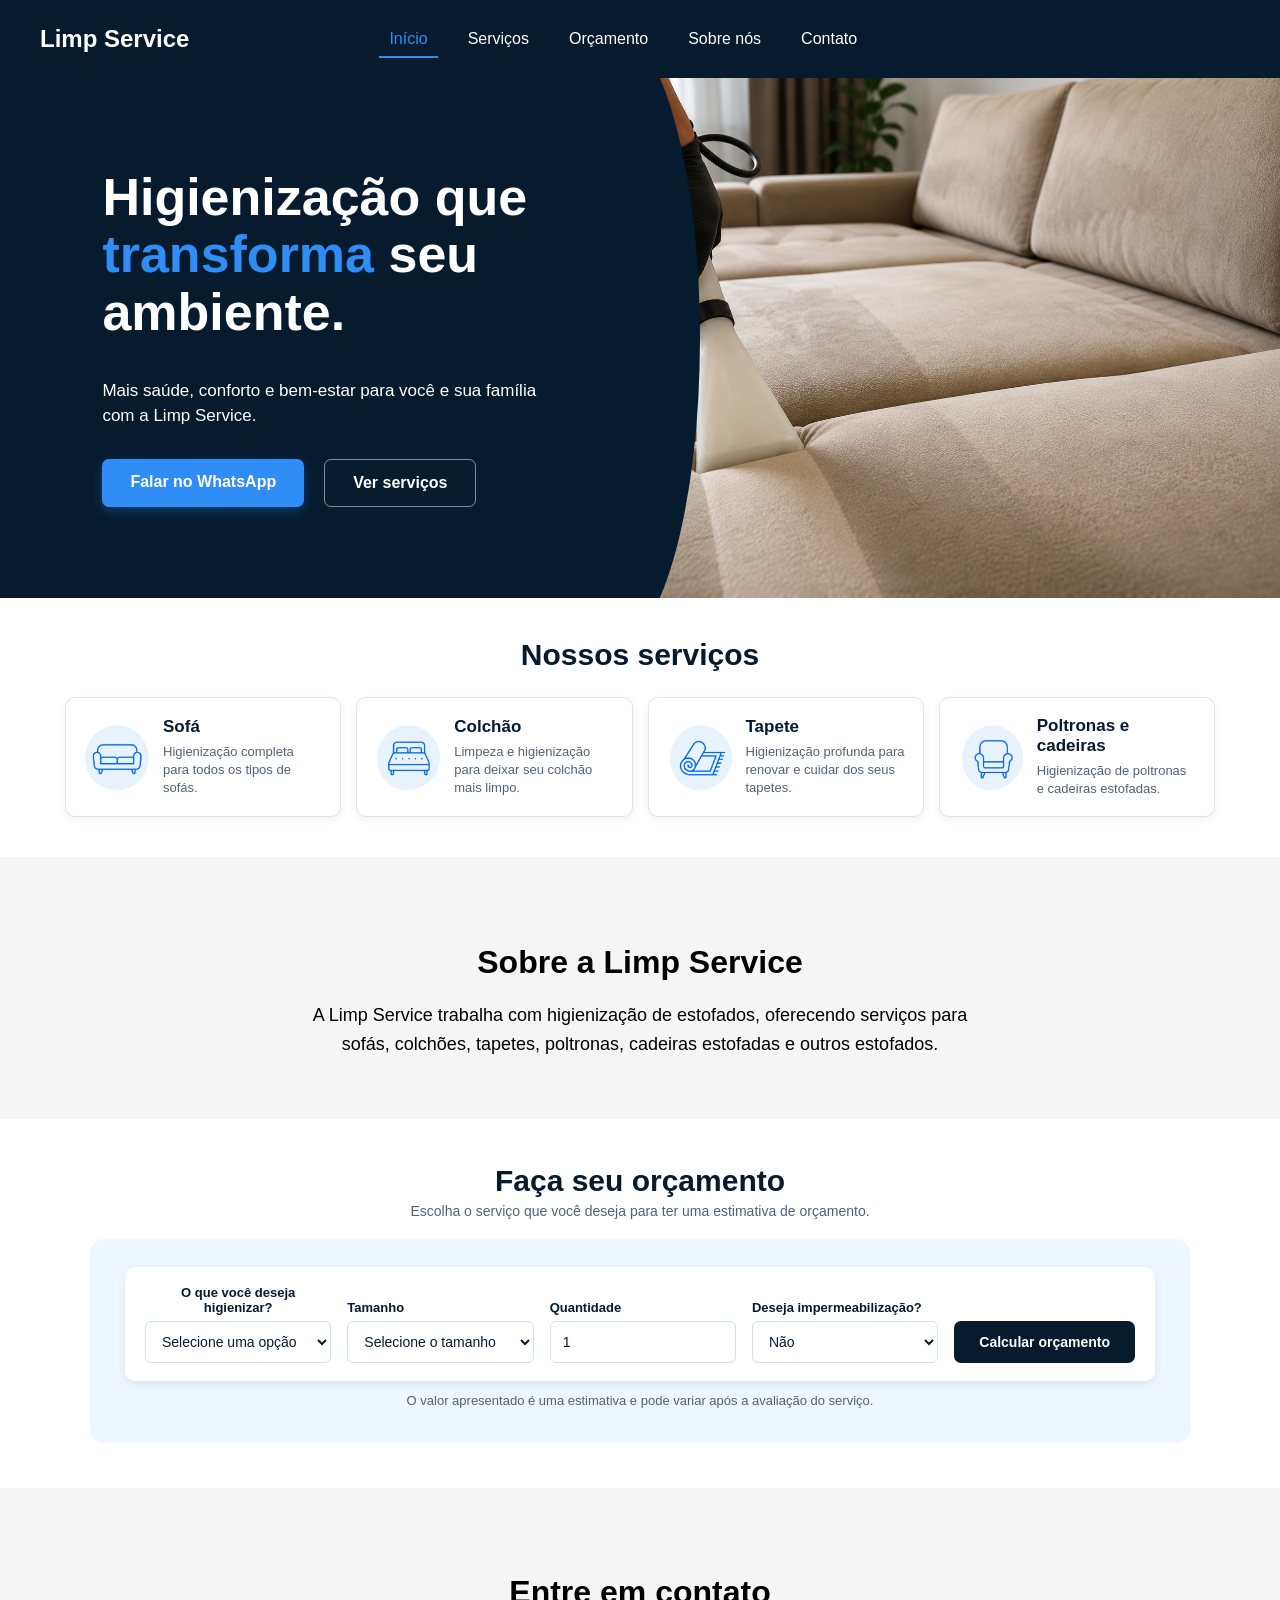
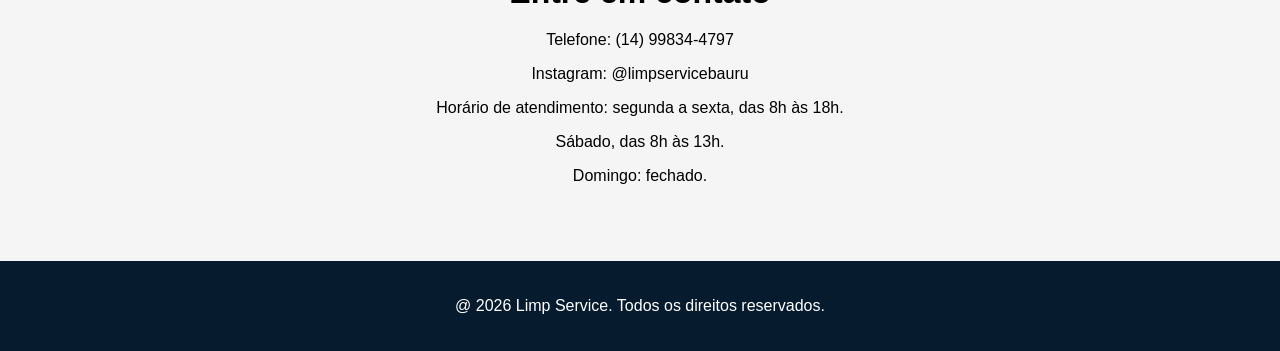
<file: index.html>
<!DOCTYPE html>
<html lang="pt-BR">
<head>
    <meta charset="UTF-8">
    <meta name="viewport" content="width=device-width, initial-scale=1.0">
    <title>Limp Service</title>
    <link rel="stylesheet" href="style.css">
</head>
<body>

<nav>
    <div class="logo">Limp Service</div>

    <div class="nav-links">
        <a href="#inicio" class="ativo">Início</a>
        <a href="#servicos">Serviços</a>
        <a href="#orcamento">Orçamento</a>
        <a href="#sobre">Sobre nós</a>
        <a href="#contato">Contato</a>
    </div>
</nav>

<section id="inicio">

    <div class="inicio-texto">

        <h1>
            Higienização que
            <span>transforma</span>
            seu ambiente.
        </h1>

        <p>
            Mais saúde, conforto e bem-estar para você e sua família com a Limp Service.
        </p>

        <div class="botoes-inicio">

            <a href="#contato" class="botao-whatsapp">
                Falar no WhatsApp
            </a>

            <a href="#servicos" class="botao-servicos">
                Ver serviços
            </a>

        </div>

    </div>

    <div class="inicio-imagem"></div>

</section>

<section id="servicos">

    <h2>Nossos serviços</h2>

    <div class="cards-servicos">

        <div class="card-servico">

            <div class="icone-servico">
                <img src="icone-sofa.png" alt="Ícone de sofá">
            </div>

            <div class="conteudo-servico">
                <h3>Sofá</h3>
                <p>
                    Higienização completa para todos os tipos de sofás.
                </p>
            </div>

        </div>

        <div class="card-servico">

            <div class="icone-servico">
                <img src="icone-colchao.png" alt="Ícone de colchão">
            </div>

            <div class="conteudo-servico">
                <h3>Colchão</h3>
                <p>
                    Limpeza e higienização para deixar seu colchão mais limpo.
                </p>
            </div>

        </div>

        <div class="card-servico">

            <div class="icone-servico">
                <img src="icone-tapete.png" alt="Ícone de tapete">
            </div>

            <div class="conteudo-servico">
                <h3>Tapete</h3>
                <p>
                    Higienização profunda para renovar e cuidar dos seus tapetes.
                </p>
            </div>

        </div>

        <div class="card-servico">

            <div class="icone-servico">
                <img src="icone-poltrona.png" alt="Ícone de poltrona e cadeira">
            </div>

            <div class="conteudo-servico">
                <h3>Poltronas e cadeiras</h3>
                <p>
                    Higienização de poltronas e cadeiras estofadas.
                </p>
            </div>

        </div>

    </div>

</section>

<section id="sobre">

    <h2>Sobre a Limp Service</h2>

    <p>
        A Limp Service trabalha com higienização de estofados,
        oferecendo serviços para sofás, colchões, tapetes,
        poltronas, cadeiras estofadas e outros estofados.
    </p>

</section>

<section id="orcamento">

    <h2>Faça seu orçamento</h2>

    <p>
        Escolha o serviço que você deseja para ter uma estimativa de orçamento.
    </p>

    <div class="caixa-orcamento">

        <div class="orcamento-form">

            <div class="campo-orcamento">

                <label for="servico">
                    O que você deseja higienizar?
                </label>

                <select id="servico">

                    <option value="">
                        Selecione uma opção
                    </option>

                    <option value="sofa">
                        Sofá
                    </option>

                    <option value="colchao">
                        Colchão
                    </option>

                    <option value="tapete">
                        Tapete
                    </option>

                    <option value="cadeira">
                        Cadeiras
                    </option>

                    <option value="outros">
                        Outros
                    </option>

                </select>

            </div>

            <div class="campo-orcamento">

                <label for="tamanho">
                    Tamanho
                </label>

                <select id="tamanho">

                    <option value="">
                        Selecione o tamanho
                    </option>

                    <option value="pequeno">
                        Pequeno
                    </option>

                    <option value="medio">
                        Médio
                    </option>

                    <option value="grande">
                        Grande
                    </option>

                </select>

            </div>

            <div class="campo-orcamento">

                <label for="quantidade">
                    Quantidade
                </label>

                <input
                    type="number"
                    id="quantidade"
                    min="1"
                    value="1"
                >

            </div>

            <div class="campo-orcamento">

                <label for="impermeabilizacao">
                    Deseja impermeabilização?
                </label>

                <select id="impermeabilizacao">

                    <option value="nao">
                        Não
                    </option>

                    <option value="sim">
                        Sim
                    </option>

                </select>

            </div>

            <button id="calcular">
                Calcular orçamento
            </button>

        </div>

        <div id="resultado">

            <div class="resultado-icone">
                R$
            </div>

            <div class="resultado-texto">

                <span>
                    Orçamento estimado
                </span>

                <strong>
                    R$ 0,00
                </strong>

            </div>

            <p>
                *Valor estimado. O preço final pode variar após avaliação.
            </p>

            <a href="#" class="botao-whatsapp-orcamento">
                Falar no WhatsApp
            </a>

        </div>

        <p class="aviso-orcamento">
            O valor apresentado é uma estimativa e pode variar após a avaliação do serviço.
        </p>

    </div>

</section>

<section id="contato">

    <h2>Entre em contato</h2>

    <p>
        Telefone: (14) 99834-4797
    </p>

    <p>
        Instagram: @limpservicebauru
    </p>

    <p>
        Horário de atendimento: segunda a sexta, das 8h às 18h.
    </p>

    <p>
        Sábado, das 8h às 13h.
    </p>

    <p>
        Domingo: fechado.
    </p>

</section>

<footer>

    <p>
        @ 2026 Limp Service. Todos os direitos reservados.
    </p>

</footer>

</body>
</html>
</file>
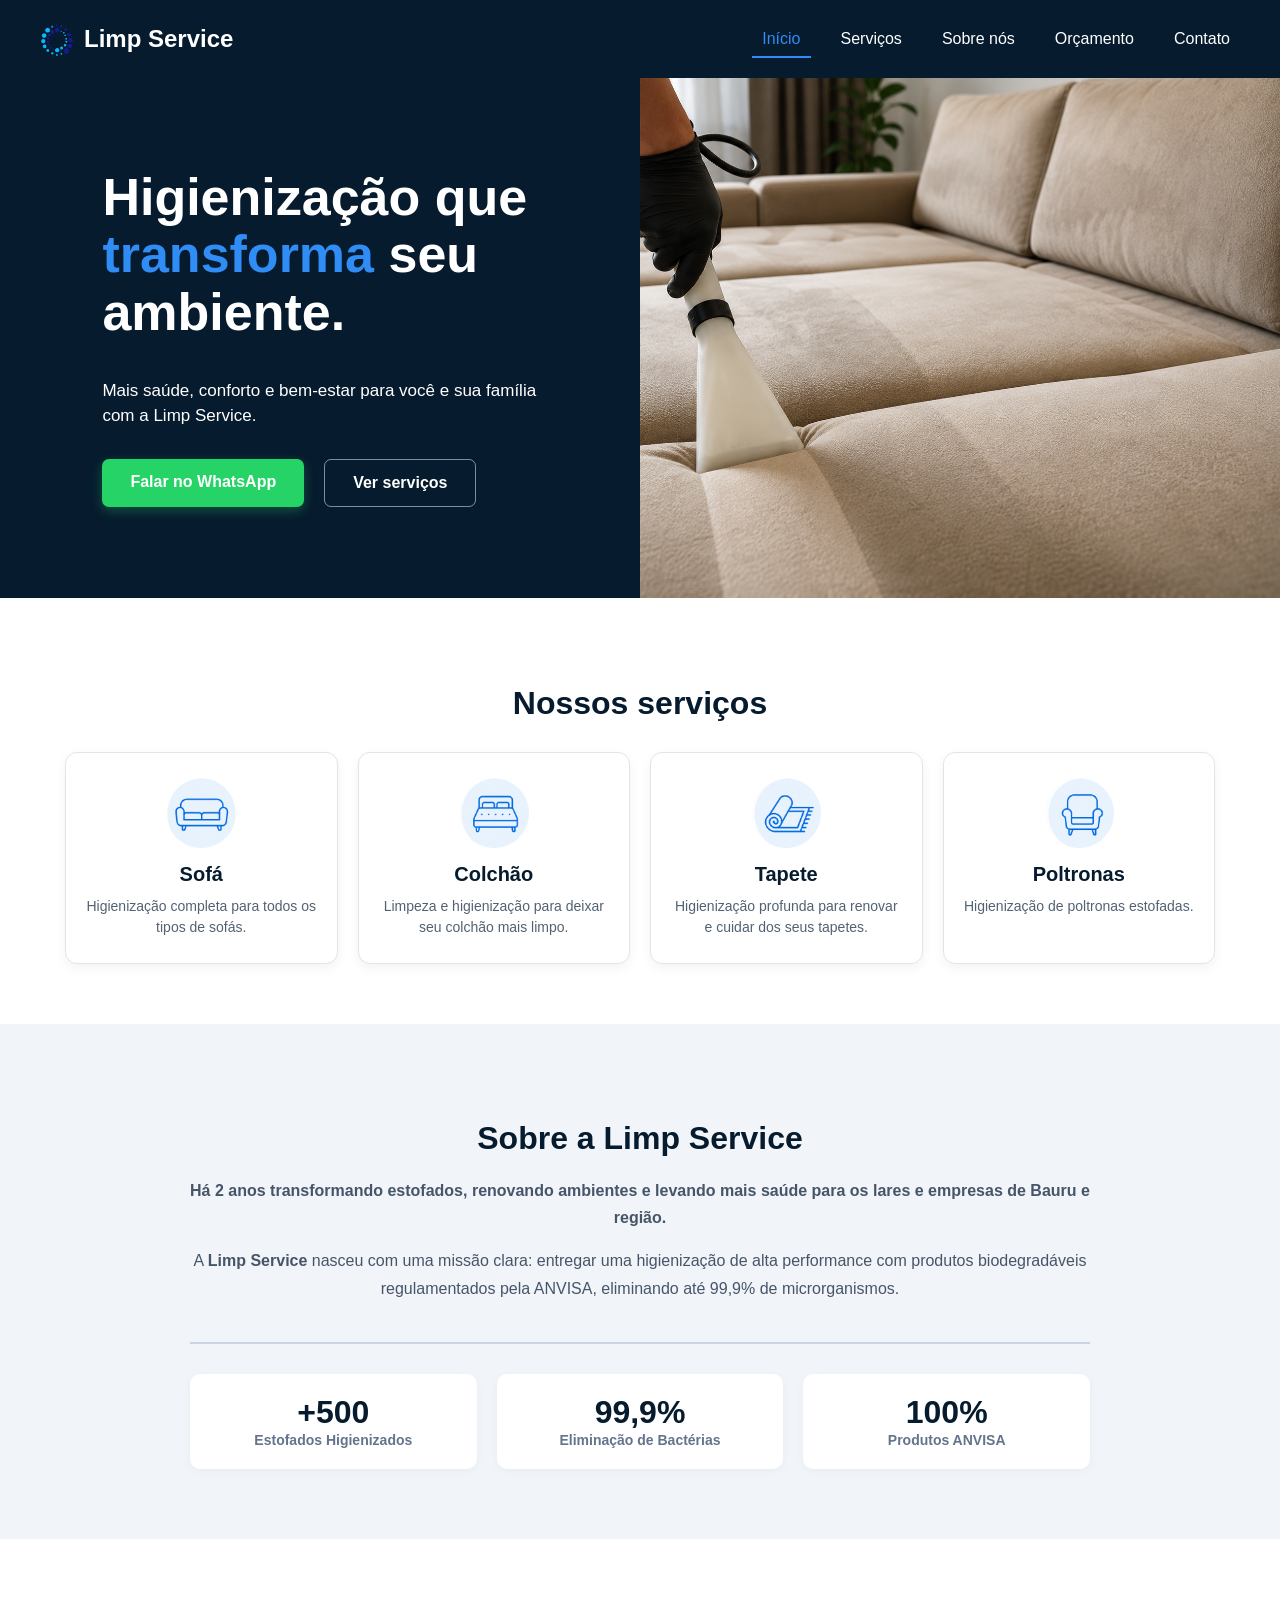
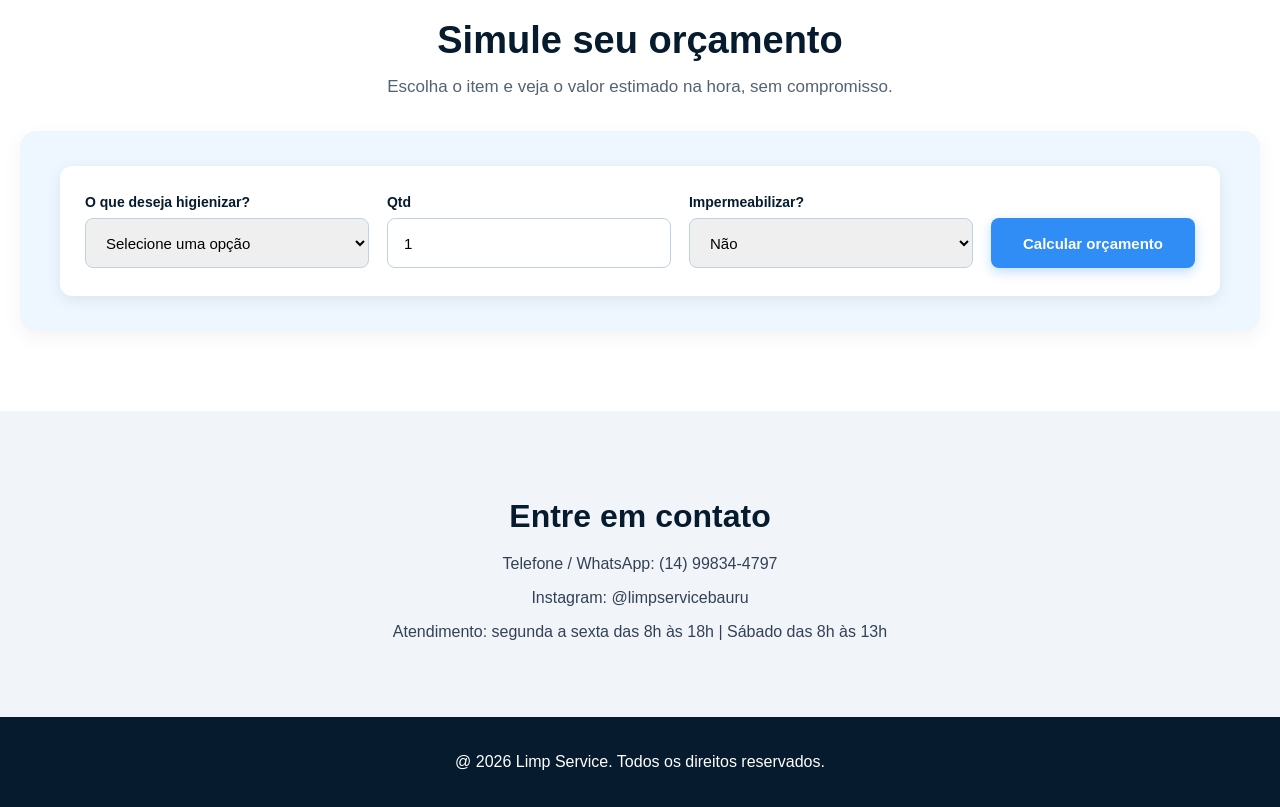
<file: Frontend/index.html>
<!DOCTYPE html>
<html lang="pt-BR">

<head>
    <meta charset="UTF-8">
    <meta name="viewport" content="width=device-width, initial-scale=1.0">
    <title>Limp Service - Higienização de Estofados em Bauru</title>
    <link rel="stylesheet" href="style.css?v=3.0">
</head>

<body>

    <nav>
        <div class="logo">
            <img src="logo.png" alt="Limp Service">
            <span>Limp Service</span>
        </div>

        <div class="nav-links">
            <a href="#inicio" class="ativo">Início</a>
            <a href="#servicos">Serviços</a>
            <a href="#sobre">Sobre nós</a>
            <a href="#orcamento">Orçamento</a>
            <a href="#contato">Contato</a>
        </div>
    </nav>

    <section id="inicio">
        <div class="inicio-texto">
            <h1>
                Higienização que
                <span>transforma</span>
                seu ambiente.
            </h1>
            <p>
                Mais saúde, conforto e bem-estar para você e sua família com a Limp Service.
            </p>
            <div class="botoes-inicio">
                <a href="#contato" class="botao-whatsapp">Falar no WhatsApp</a>
                <a href="#servicos" class="botao-servicos">Ver serviços</a>
            </div>
        </div>
        <div class="inicio-imagem"></div>
    </section>

    <section id="servicos">
        <h2>Nossos serviços</h2>
        <div class="cards-servicos">
            <div class="card-servico">
                <div class="icone-servico"><img src="icone-sofa.png" alt="Ícone de sofá"></div>
                <div class="conteudo-servico">
                    <h3>Sofá</h3>
                    <p>Higienização completa para todos os tipos de sofás.</p>
                </div>
            </div>
            <div class="card-servico">
                <div class="icone-servico"><img src="icone-colchao.png" alt="Ícone de colchão"></div>
                <div class="conteudo-servico">
                    <h3>Colchão</h3>
                    <p>Limpeza e higienização para deixar seu colchão mais limpo.</p>
                </div>
            </div>
            <div class="card-servico">
                <div class="icone-servico"><img src="icone-tapete.png" alt="Ícone de tapete"></div>
                <div class="conteudo-servico">
                    <h3>Tapete</h3>
                    <p>Higienização profunda para renovar e cuidar dos seus tapetes.</p>
                </div>
            </div>
            <div class="card-servico">
                <div class="icone-servico"><img src="icone-poltrona.png" alt="Ícone de poltrona"></div>
                <div class="conteudo-servico">
                    <h3>Poltronas</h3>
                    <p>Higienização de poltronas estofadas.</p>
                </div>
            </div>
        </div>
    </section>

    <section id="sobre">
        <div class="sobre-conteudo">
            <h2>Sobre a Limp Service</h2>
            <p class="sobre-destaque">
                Há 2 anos transformando estofados, renovando ambientes e levando mais saúde para os lares e empresas de
                Bauru e região.
            </p>
            <p>
                A <strong>Limp Service</strong> nasceu com uma missão clara: entregar uma higienização de alta
                performance com produtos biodegradáveis regulamentados pela ANVISA, eliminando até 99,9% de
                microrganismos.
            </p>

            <div class="diferenciais-sobre">
                <div class="diferencial-item">
                    <span class="diferencial-numero">+500</span>
                    <span class="diferencial-texto">Estofados Higienizados</span>
                </div>
                <div class="diferencial-item">
                    <span class="diferencial-numero">99,9%</span>
                    <span class="diferencial-texto">Eliminação de Bactérias</span>
                </div>
                <div class="diferencial-item">
                    <span class="diferencial-numero">100%</span>
                    <span class="diferencial-texto">Produtos ANVISA</span>
                </div>
            </div>
        </div>
    </section>

    <!-- ETAPA 1: SIMULAR ORÇAMENTO (CÁLCULO) -->
    <section id="orcamento">
        <h2>Simule seu orçamento</h2>
        <p class="subtitulo-orcamento">Escolha o item e veja o valor estimado na hora, sem compromisso.</p>

        <div class="caixa-orcamento">
            <div class="orcamento-form">
                <div class="campo-orcamento">
                    <label for="servico">O que deseja higienizar?</label>
                    <select id="servico">
                        <option value="">Selecione uma opção</option>
                        <option value="Sofá">Sofá</option>
                        <option value="Poltrona">Poltrona</option>
                        <option value="Colchão">Colchão</option>
                        <option value="Tapete">Tapete</option>
                        <option value="Cadeiras">Cadeiras</option>
                    </select>
                </div>

                <div class="campo-orcamento" id="campo-tamanho-sofa" style="display: none;">
                    <label for="tamanho-sofa">Tamanho do sofá</label>
                    <select id="tamanho-sofa">
                        <option value="">Selecione o tamanho</option>
                        <option value="1.80-2.00">1,80 m - 2,00 m</option>
                        <option value="2.20-2.50">2,20 m - 2,50 m</option>
                        <option value="3.00-3.30">3,00 m - 3,30 m</option>
                    </select>
                </div>

                <div class="campo-orcamento" id="campo-tamanho-colchao" style="display: none;">
                    <label for="tamanho-colchao">Tamanho do colchão</label>
                    <select id="tamanho-colchao">
                        <option value="">Selecione o tamanho</option>
                        <option value="solteiro">Solteiro</option>
                        <option value="casal">Casal padrão</option>
                        <option value="queen">Queen</option>
                        <option value="king">King</option>
                    </select>
                </div>

                <div class="campo-orcamento" id="campo-tipo-cadeira" style="display: none;">
                    <label for="tipo-cadeira">Tipo da cadeira</label>
                    <select id="tipo-cadeira">
                        <option value="">Selecione a opção</option>
                        <option value="assento">Assento</option>
                        <option value="assento-encosto">Assento + Encosto</option>
                    </select>
                </div>

                <div class="campo-orcamento">
                    <label for="quantidade">Qtd</label>
                    <input type="number" id="quantidade" min="1" value="1">
                </div>

                <div class="campo-orcamento">
                    <label for="impermeabilizacao">Impermeabilizar?</label>
                    <select id="impermeabilizacao">
                        <option value="nao">Não</option>
                        <option value="sim">Sim</option>
                    </select>
                </div>

                <button id="calcular">Calcular orçamento</button>
            </div>

            <!-- EXIBIÇÃO DO VALOR E FORMULÁRIO DE PERSISTÊNCIA -->
            <div id="resultado" style="display: none; flex-direction: column; gap: 20px;">
                <div class="resultado-info">
                    <span>Orçamento estimado</span>
                    <strong id="valor-orcamento">R$ 0,00</strong>
                    <p>*Valor estimado para visualização.</p>
                </div>

                <!-- ETAPA 2: CAPTURA DE DADOS DO CLIENTE E PERSISTÊNCIA POSTGRESQL -->
                <div class="solicitacao-box" style="border-top: 1px solid #c0d1e5; padding-top: 20px; width: 100%;">
                    <h3>Gostou do valor? Solicite o agendamento!</h3>
                    <p style="font-size: 14px; color: #536273; margin-bottom: 15px;">Informe seus dados para registrar o
                        pedido e ser direcionado ao WhatsApp da empresa.</p>

                    <div style="display: flex; gap: 15px; flex-wrap: wrap; margin-bottom: 15px;">
                        <div class="campo-orcamento" style="flex: 1; min-width: 200px;">
                            <label for="cliente-nome">Seu Nome *</label>
                            <input type="text" id="cliente-nome" placeholder="Digite seu nome">
                        </div>
                        <div class="campo-orcamento" style="flex: 1; min-width: 200px;">
                            <label for="cliente-telefone">Telefone / WhatsApp *</label>
                            <input type="tel" id="cliente-telefone" placeholder="(14) 99999-9999">
                        </div>
                        <div class="campo-orcamento" style="flex: 1; min-width: 150px;">
                            <label for="cliente-cidade">Cidade</label>
                            <input type="text" id="cliente-cidade" value="Bauru">
                        </div>
                    </div>

                    <button id="btn-solicitar" class="botao-whatsapp-orcamento"
                        style="border: none; cursor: pointer; width: 100%;">
                        Confirmar e Agendar no WhatsApp
                    </button>
                </div>
            </div>
        </div>
    </section>

    <section id="contato">
        <h2>Entre em contato</h2>
        <p>Telefone / WhatsApp: (14) 99834-4797</p>
        <p>Instagram: @limpservicebauru</p>
        <p>Atendimento: segunda a sexta das 8h às 18h | Sábado das 8h às 13h</p>
    </section>

    <footer>
        <p>@ 2026 Limp Service. Todos os direitos reservados.</p>
    </footer>

    <script>
        document.addEventListener("DOMContentLoaded", function () {
            const servico = document.getElementById("servico");
            const campoTamanhoSofa = document.getElementById("campo-tamanho-sofa");
            const campoTamanhoColchao = document.getElementById("campo-tamanho-colchao");
            const campoTipoCadeira = document.getElementById("campo-tipo-cadeira");

            servico.addEventListener("change", function () {
                campoTamanhoSofa.style.display = "none";
                campoTamanhoColchao.style.display = "none";
                campoTipoCadeira.style.display = "none";

                if (this.value === "Sofá") campoTamanhoSofa.style.display = "flex";
                else if (this.value === "Colchão") campoTamanhoColchao.style.display = "flex";
                else if (this.value === "Cadeiras") campoTipoCadeira.style.display = "flex";
            });

            const API_BASE = "http://localhost:8080/api/v1";
            let listaServicos = [];
            let servicoIdAtual = 1;
            let valorFormatadoAtual = "R$ 0,00";
            let servicoNomeAtual = "";
            let quantidadeAtual = 1;

            async function carregarServicosDoBanco() {
                try {
                    const res = await fetch(`${API_BASE}/services`);
                    if (res.ok) listaServicos = await res.json();
                } catch (e) {
                    console.warn("API de catálogo offline.");
                }
            }
            carregarServicosDoBanco();

            function obterModelo(servicoNome) {
                if (servicoNome === "Sofá") return document.getElementById("tamanho-sofa").value;
                if (servicoNome === "Colchão") return document.getElementById("tamanho-colchao").value;
                if (servicoNome === "Cadeiras") return document.getElementById("tipo-cadeira").value;
                if (servicoNome === "Poltrona") return "padrao";
                if (servicoNome === "Tapete") return "metro-linear";
                return "";
            }

            const botaoCalcular = document.getElementById("calcular");
            const btnSolicitar = document.getElementById("btn-solicitar");
            const resultadoValor = document.getElementById("valor-orcamento");
            const resultadoCaixa = document.getElementById("resultado");

            // 1. APENAS CALCULA E EXIBE O PREÇO NA TELA (Sem gravar no banco)
            botaoCalcular.addEventListener("click", async function (event) {
                event.preventDefault();

                servicoNomeAtual = servico.value;
                if (!servicoNomeAtual) {
                    alert("Selecione o serviço antes de calcular.");
                    return;
                }

                const modeloSelecionado = obterModelo(servicoNomeAtual);
                if (!modeloSelecionado) {
                    alert("Por favor, selecione o tamanho/modelo do item para calcular.");
                    return;
                }

                quantidadeAtual = parseInt(document.getElementById("quantidade").value) || 1;
                const impermeabilizacao = document.getElementById("impermeabilizacao").value === "sim";

                botaoCalcular.disabled = true;
                botaoCalcular.textContent = "Calculando...";

                const itemEncontrado = listaServicos.find(s => s.nome.toLowerCase() === servicoNomeAtual.toLowerCase());
                if (itemEncontrado) servicoIdAtual = itemEncontrado.id;

                let precoUnitario = null;

                try {
                    const reqBody = {
                        servicoId: servicoIdAtual,
                        modelo: modeloSelecionado,
                        incluirImpermeabilizacao: impermeabilizacao
                    };
                    if (servicoNomeAtual === "Tapete") reqBody.metrosLineares = 2.0;

                    const resCalc = await fetch(`${API_BASE}/quotes/calcular`, {
                        method: "POST",
                        headers: { "Content-Type": "application/json" },
                        body: JSON.stringify(reqBody)
                    });

                    if (resCalc.ok) {
                        precoUnitario = await resCalc.json();
                    } else {
                        console.warn("API de cálculo retornou status:", resCalc.status);
                    }
                } catch (e) {
                    console.warn("Calculadora offline.");
                }

                if (precoUnitario === null) precoUnitario = 150.0;

                const precoTotal = precoUnitario * quantidadeAtual;
                valorFormatadoAtual = "R$ " + precoTotal.toFixed(2).replace(".", ",");

                resultadoValor.textContent = valorFormatadoAtual;
                resultadoCaixa.style.display = "flex";

                botaoCalcular.disabled = false;
                botaoCalcular.textContent = "Calcular orçamento";
            });

            // 2. GRAVA DADOS DO CLIENTE NO BANCO POSTGRESQL E REDIRECIONA PARA O WHATSAPP
            btnSolicitar.addEventListener("click", async function (event) {
                event.preventDefault();

                const nomeCliente = document.getElementById("cliente-nome").value.trim();
                const telefoneCliente = document.getElementById("cliente-telefone").value.trim();
                const cidadeCliente = document.getElementById("cliente-cidade").value.trim() || "Bauru";

                if (!nomeCliente || !telefoneCliente) {
                    alert("Por favor, preencha seu nome e telefone antes de prosseguir.");
                    return;
                }

                btnSolicitar.disabled = true;
                btnSolicitar.textContent = "Registrando e direcionando...";

                // Chamada de Persistência (POST /api/v1/quotes)
                try {
                    const resQuote = await fetch(`${API_BASE}/quotes`, {
                        method: "POST",
                        headers: { "Content-Type": "application/json" },
                        body: JSON.stringify({
                            servicoId: servicoIdAtual,
                            nome: nomeCliente,
                            telefone: telefoneCliente,
                            cidade: cidadeCliente,
                            consentimentoLgpd: true
                        })
                    });

                    if (resQuote.ok) {
                        const salvo = await resQuote.json();
                        console.log("✅ Gravado com sucesso no PostgreSQL! ID:", salvo.id);
                    } else {
                        console.error("❌ Falha na gravação HTTP Status:", resQuote.status);
                    }
                } catch (erro) {
                    console.error("❌ Erro ao conectar no backend:", erro);
                }

                // Redirecionamento para o WhatsApp da Empresa
                const textoWhats = `Olá! Meu nome é ${nomeCliente}. Fiz uma solicitação no site para ${quantidadeAtual}x ${servicoNomeAtual} (Estimativa: ${valorFormatadoAtual}). Gostaria de agendar!`;
                const urlWhats = `https://wa.me/5514998344797?text=${encodeURIComponent(textoWhats)}`;

                window.open(urlWhats, "_blank");

                btnSolicitar.disabled = false;
                btnSolicitar.textContent = "Confirmar e Agendar no WhatsApp";
            });
        });
    </script>
</body>

</html>
</file>
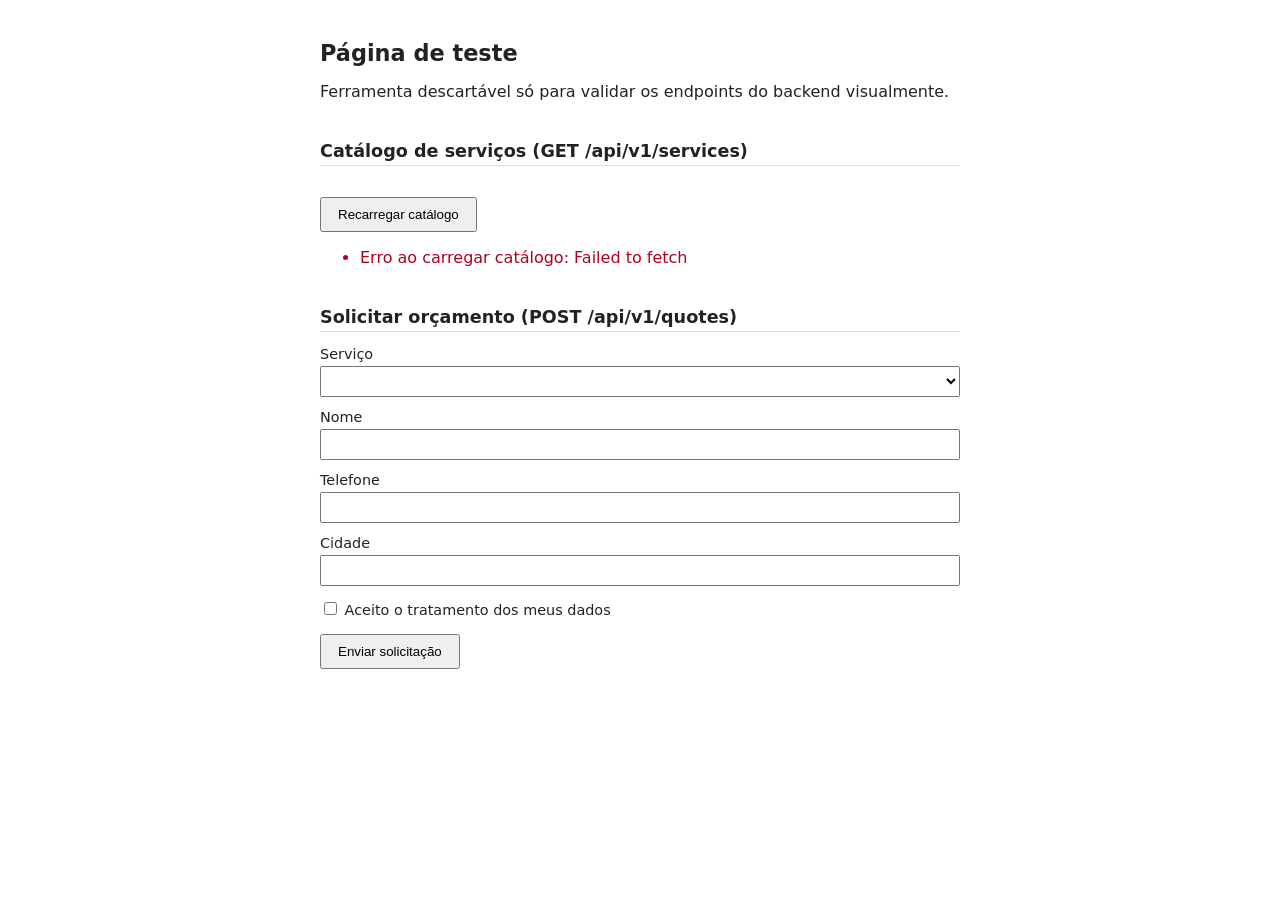
<file: teste-manual/teste-api.html>
<!DOCTYPE html>
<html lang="pt-BR">

<head>
    <meta charset="UTF-8">
    <title>Teste de API — Limpeza de Estofados</title>
    <style>
        body {
            font-family: system-ui, sans-serif;
            max-width: 640px;
            margin: 40px auto;
            padding: 0 16px;
            color: #222;
        }

        h1 {
            font-size: 1.4rem;
        }

        h2 {
            font-size: 1.1rem;
            margin-top: 2.5rem;
            border-bottom: 1px solid #ddd;
            padding-bottom: 4px;
        }

        label {
            display: block;
            margin-top: 12px;
            font-size: 0.9rem;
        }

        input,
        select {
            width: 100%;
            padding: 6px;
            margin-top: 4px;
            box-sizing: border-box;
        }

        button {
            margin-top: 16px;
            padding: 8px 16px;
            cursor: pointer;
        }

        #catalogo li {
            margin-bottom: 8px;
        }

        pre {
            background: #f4f4f4;
            padding: 12px;
            overflow-x: auto;
            font-size: 0.85rem;
        }

        .erro {
            color: #b00020;
        }

        .sucesso {
            color: #146c2e;
        }
    </style>
</head>

<body>

    <h1>Página de teste</h1>
    <p>Ferramenta descartável só para validar os endpoints do backend visualmente.</p>

    <h2>Catálogo de serviços (GET /api/v1/services)</h2>
    <button onclick="carregarCatalogo()">Recarregar catálogo</button>
    <ul id="catalogo"></ul>

    <h2>Solicitar orçamento (POST /api/v1/quotes)</h2>
    <form id="formOrcamento">
        <label>Serviço
            <select id="servicoId" required></select>
        </label>
        <label>Nome
            <input type="text" id="nome" required>
        </label>
        <label>Telefone
            <input type="text" id="telefone" required>
        </label>
        <label>Cidade
            <input type="text" id="cidade" required>
        </label>
        <label>
            <input type="checkbox" id="consentimentoLgpd" required style="width:auto; display:inline-block;">
            Aceito o tratamento dos meus dados
        </label>
        <button type="submit">Enviar solicitação</button>
    </form>

    <div id="resultado"></div>

    <script>
        const API_BASE = "http://localhost:8080/api/v1";

        async function carregarCatalogo() {
            const lista = document.getElementById("catalogo");
            const select = document.getElementById("servicoId");
            lista.innerHTML = "Carregando...";
            select.innerHTML = "";

            try {
                const resp = await fetch(`${API_BASE}/services`);
                const servicos = await resp.json();

                lista.innerHTML = servicos.length === 0
                    ? "<li>Nenhum serviço ativo encontrado.</li>"
                    : "";

                servicos.forEach(s => {
                    const li = document.createElement("li");
                    li.textContent = `#${s.id} — ${s.nome}: ${s.descricao}`;
                    lista.appendChild(li);

                    const option = document.createElement("option");
                    option.value = s.id;
                    option.textContent = `#${s.id} — ${s.nome}`;
                    select.appendChild(option);
                });
            } catch (err) {
                lista.innerHTML = `<li class="erro">Erro ao carregar catálogo: ${err.message}</li>`;
            }
        }

        document.getElementById("formOrcamento").addEventListener("submit", async (event) => {
            event.preventDefault();
            const resultado = document.getElementById("resultado");
            resultado.innerHTML = "Enviando...";

            const payload = {
                servicoId: Number(document.getElementById("servicoId").value),
                nome: document.getElementById("nome").value,
                telefone: document.getElementById("telefone").value,
                cidade: document.getElementById("cidade").value,
                consentimentoLgpd: document.getElementById("consentimentoLgpd").checked
            };

            try {
                const resp = await fetch(`${API_BASE}/quotes`, {
                    method: "POST",
                    headers: { "Content-Type": "application/json" },
                    body: JSON.stringify(payload)
                });

                const data = await resp.json();

                if (resp.ok) {
                    resultado.innerHTML = `<p class="sucesso">Sucesso (${resp.status})</p><pre>${JSON.stringify(data, null, 2)}</pre>`;
                } else {
                    resultado.innerHTML = `<p class="erro">Erro (${resp.status})</p><pre>${JSON.stringify(data, null, 2)}</pre>`;
                }
            } catch (err) {
                resultado.innerHTML = `<p class="erro">Falha na requisição: ${err.message}</p>`;
            }
        });

        carregarCatalogo();
    </script>

</body>

</html>
</file>
<file: style.css>
body {
    margin: 0;
    font-family: Arial, sans-serif;
}

nav {
    display: flex;
    justify-content: flex-start;
    padding: 20px 40px;
    align-items: center;
    background-color: #061b2e;
}

.nav-links {
    display: flex;
    align-items: center;
}

nav a {
    text-decoration: none;
    color: white;
    font-size: 16px;
    padding: 10px;
    margin-left: 20px;
    transition: 0.3s;
    position: relative;
}

nav a::after {
    content: "";
    position: absolute;
    width: 0;
    height: 2px;
    bottom: 0;
    left: 50%;
    background-color: #2f8df5;
    transition: width 0.3s ease, left 0.3s ease;
}

nav a:hover::after {
    width: 100%;
    left: 0;
}

nav a.ativo {
    color: #2f8df5;
}

nav a.ativo::after {
    width: 100%;
    left: 0;
}

.logo {
    font-size: 24px;
    font-weight: bold;
    margin-right: 170px;
    color: white;
}

section {
    padding: 60px 20px;
}

h2 {
    font-size: 32px;
    margin-bottom: 20px;
}

#inicio {
    min-height: 520px;
    display: flex;
    background-color: #061b2e;
    padding: 0;
    overflow: hidden;
}

.inicio-texto {
    width: 50%;
    display: flex;
    flex-direction: column;
    justify-content: center;
    padding: 60px 8%;
    color: white;
    box-sizing: border-box;
}

.inicio-texto h1 {
    font-size: 52px;
    line-height: 1.1;
    margin: 0 0 20px;
}

.inicio-texto h1 span {
    color: #2f8df5;
}

.inicio-texto p {
    max-width: 520px;
    font-size: 17px;
    line-height: 1.5;
    margin-bottom: 30px;
}

.botoes-inicio {
    display: flex;
    gap: 20px;
}

.botao-whatsapp,
.botao-servicos {
    display: inline-block;
    padding: 14px 28px;
    border-radius: 7px;
    text-decoration: none;
    font-size: 16px;
    font-weight: bold;
    transition: 0.3s ease;
}

.botao-whatsapp {
    background-color: #2f8df5;
    color: white;
    box-shadow: 0 4px 12px rgba(47, 141, 245, 0.3);
}

.botao-whatsapp:hover {
    background-color: #2278d4;
    transform: translateY(-2px);
}

.botao-servicos {
    color: white;
    border: 1px solid rgba(255, 255, 255, 0.5);
}

.botao-servicos:hover {
    background-color: white;
    color: #061b2e;
}

.inicio-imagem {
    width: 50%;
    min-height: 520px;
    background-image: url("sofa.png");
    background-size: cover;
    background-position: center right;
    position: relative;
    overflow: hidden;
}

.inicio-imagem::before {
    content: "";
    position: absolute;
    left: -120px;
    top: -10%;
    width: 180px;
    height: 120%;
    background-color: #061b2e;
    border-radius: 50%;
}

#servicos {
    text-align: center;
    background-color: white;
    padding: 40px 20px;
}

#servicos h2 {
    font-size: 30px;
    color: #061b2e;
    margin: 0 0 25px;
}

.cards-servicos {
    display: flex;
    gap: 15px;
    justify-content: center;
    max-width: 1150px;
    margin: 0 auto;
}

.card-servico {
    flex: 1;
    min-height: 95px;
    padding: 18px;
    border: 1px solid #e1e5ea;
    border-radius: 10px;
    background-color: #fff;
    box-shadow: 0 3px 10px rgba(0, 0, 0, 0.06);
    display: flex;
    align-items: center;
    gap: 14px;
    text-align: left;
    transition: 0.3s ease;
    box-sizing: border-box;
    overflow: hidden;
}

.card-servico:hover {
    transform: translateY(-4px);
    box-shadow: 0 6px 15px rgba(0, 0, 0, 0.09);
}

.icone-servico {
    width: 65px;
    min-width: 65px;
    height: 65px;
    display: flex;
    align-items: center;
    justify-content: center;
}

.icone-servico img {
    width: 65px;
    height: 65px;
    object-fit: contain;
    display: block;
}

.conteudo-servico {
    flex: 1;
    min-width: 0;
}

.conteudo-servico h3 {
    font-size: 17px;
    margin: 0 0 6px;
    color: #061b2e;
}

.conteudo-servico p {
    font-size: 13px;
    line-height: 1.4;
    margin: 0;
    color: #536273;
}

#sobre {
    text-align: center;
    background-color: #f5f5f5;
}

#sobre p {
    max-width: 700px;
    margin: 0 auto;
    font-size: 18px;
    line-height: 1.6;
}

#orcamento {
    text-align: center;
    background-color: white;
    padding: 45px 20px;
}

#orcamento h2 {
    font-size: 30px;
    color: #061b2e;
    margin: 0 0 5px;
}

#orcamento > p {
    margin: 0 0 20px;
    font-size: 14px;
    color: #536273;
}

.caixa-orcamento {
    max-width: 1100px;
    margin: 0 auto;
    padding: 28px 35px 22px;
    background-color: #eef6ff;
    border-radius: 14px;
    box-sizing: border-box;
}

.orcamento-form {
    max-width: 1100px;
    margin: 0 auto;
    padding: 18px 20px;
    background-color: #ffffff;
    border-radius: 10px;
    display: flex;
    align-items: flex-end;
    justify-content: center;
    gap: 16px;
    box-sizing: border-box;
    box-shadow: 0 3px 10px rgba(0, 0, 0, 0.08);
}

.campo-orcamento {
    display: flex;
    flex-direction: column;
    align-items: flex-start;
    flex: 1;
    min-width: 0;
}

.campo-orcamento label {
    margin-bottom: 6px;
    font-size: 13px;
    font-weight: bold;
    color: #061b2e;
}

.campo-orcamento select,
.campo-orcamento input {
    width: 100%;
    height: 42px;
    padding: 0 12px;
    font-size: 14px;
    border: 1px solid #d5dfe9;
    border-radius: 6px;
    background-color: white;
    color: #061b2e;
    box-sizing: border-box;
}

.campo-orcamento input {
    width: 100%;
}

#calcular {
    height: 42px;
    padding: 0 25px;
    font-size: 14px;
    font-weight: bold;
    color: white;
    background-color: #061b2e;
    border: none;
    border-radius: 7px;
    cursor: pointer;
    transition: 0.3s ease;
    white-space: nowrap;
}

#calcular:hover {
    background-color: #2f8df5;
}

#resultado {
    display: none;
    align-items: center;
    justify-content: space-between;
    max-width: 1100px;
    min-height: 75px;
    margin: 12px auto 0;
    padding: 18px 25px;
    background-color: #ffffff;
    border-radius: 10px;
    box-shadow: 0 3px 10px rgba(0, 0, 0, 0.08);
    box-sizing: border-box;
}

.resultado-icone {
    font-size: 18px;
    font-weight: bold;
    color: #2f8df5;
}

.resultado-texto {
    display: flex;
    flex-direction: column;
    gap: 3px;
}

.resultado-texto span {
    font-size: 13px;
    color: #536273;
}

.resultado-texto strong {
    font-size: 22px;
    color: #061b2e;
}

#resultado p {
    margin: 0;
    font-size: 12px;
    color: #536273;
}

.botao-whatsapp-orcamento {
    padding: 11px 18px;
    background-color: #2f8df5;
    color: white;
    text-decoration: none;
    border-radius: 7px;
    font-size: 13px;
    font-weight: bold;
}

.aviso-orcamento {
    margin-top: 12px !important;
    font-size: 13px !important;
    color: #536273;
}

#contato {
    text-align: center;
    background-color: #f5f5f5;
}

footer {
    text-align: center;
    padding: 20px;
    background-color: #061b2e;
    color: white;
}

@media (max-width: 900px) {
    .cards-servicos {
        flex-wrap: wrap;
    }

    .card-servico {
        flex: 1 1 40%;
    }
}

@media (max-width: 600px) {
    .card-servico {
        flex: 1 1 100%;
    }
}
</file>
<file: Frontend/style.css>
body {
    margin: 0;
    font-family: Arial, sans-serif;
    background-color: #f8fafc;
    color: #334155;
}

html {
    scroll-behavior: smooth;
}

nav {
    display: flex;
    justify-content: space-between;
    padding: 20px 40px;
    align-items: center;
    background-color: #061b2e;
}

.nav-links {
    display: flex;
    align-items: center;
}

nav a {
    text-decoration: none;
    color: white;
    font-size: 16px;
    padding: 10px;
    margin-left: 20px;
    transition: 0.3s;
    position: relative;
}

nav a::after {
    content: "";
    position: absolute;
    width: 0;
    height: 2px;
    bottom: 0;
    left: 50%;
    background-color: #2f8df5;
    transition: width 0.3s ease, left 0.3s ease;
}

nav a:hover::after,
nav a.ativo::after {
    width: 100%;
    left: 0;
}

nav a.ativo {
    color: #2f8df5;
}

.logo {
    display: flex;
    align-items: center;
    gap: 10px;
    font-size: 24px;
    font-weight: bold;
    color: white;
}

.logo img {
    width: 34px;
    height: 34px;
    object-fit: contain;
}

section {
    padding: 60px 20px;
}

h2 {
    font-size: 32px;
    margin-bottom: 20px;
    text-align: center;
    color: #061b2e;
}

/* --- Hero / Início --- */
#inicio {
    min-height: 520px;
    display: flex;
    background-color: #061b2e;
    padding: 0;
    overflow: hidden;
}

.inicio-texto {
    width: 50%;
    display: flex;
    flex-direction: column;
    justify-content: center;
    padding: 60px 8%;
    color: white;
    box-sizing: border-box;
}

.inicio-texto h1 {
    font-size: 52px;
    line-height: 1.1;
    margin: 0 0 20px;
}

.inicio-texto h1 span {
    color: #2f8df5;
}

.inicio-texto p {
    max-width: 520px;
    font-size: 17px;
    line-height: 1.5;
    margin-bottom: 30px;
}

.botoes-inicio {
    display: flex;
    gap: 20px;
}

.botao-whatsapp,
.botao-servicos {
    display: inline-block;
    padding: 14px 28px;
    border-radius: 7px;
    text-decoration: none;
    font-size: 16px;
    font-weight: bold;
    transition: 0.3s ease;
}

.botao-whatsapp {
    background-color: #25d366;
    color: white;
    box-shadow: 0 4px 12px rgba(37, 211, 102, 0.3);
}

.botao-whatsapp:hover {
    background-color: #1eb854;
    transform: translateY(-2px);
}

.botao-servicos {
    color: white;
    border: 1px solid rgba(255, 255, 255, 0.5);
}

.botao-servicos:hover {
    background-color: white;
    color: #061b2e;
}

.inicio-imagem {
    width: 50%;
    min-height: 520px;
    background-image: url("sofa.png");
    background-size: cover;
    background-position: center right;
    position: relative;
}

/* --- Nossos Serviços --- */
#servicos {
    text-align: center;
    background-color: white;
    padding: 60px 20px;
}

.cards-servicos {
    display: grid;
    grid-template-columns: repeat(auto-fit, minmax(250px, 1fr));
    gap: 20px;
    max-width: 1150px;
    margin: 30px auto 0;
}

.card-servico {
    padding: 25px 20px;
    border: 1px solid #e1e5ea;
    border-radius: 12px;
    background-color: #fff;
    box-shadow: 0 4px 12px rgba(0, 0, 0, 0.05);
    display: flex;
    flex-direction: column;
    align-items: center;
    text-align: center;
    transition: 0.3s ease;
}

.card-servico:hover {
    transform: translateY(-5px);
    box-shadow: 0 8px 20px rgba(0, 0, 0, 0.1);
    border-color: #2f8df5;
}

.icone-servico {
    width: 70px;
    height: 70px;
    margin-bottom: 15px;
    display: flex;
    align-items: center;
    justify-content: center;
}

.icone-servico img {
    width: 100%;
    height: 100%;
    object-fit: contain;
}

.conteudo-servico h3 {
    font-size: 20px;
    margin: 0 0 10px;
    color: #061b2e;
}

.conteudo-servico p {
    font-size: 14px;
    line-height: 1.5;
    margin: 0;
    color: #536273;
}

/* --- Seção Sobre Nós --- */
#sobre {
    background-color: #f1f5f9;
    padding: 70px 20px;
    text-align: center;
}

.sobre-conteudo {
    max-width: 900px;
    margin: 0 auto;
}

.sobre-destaque {
    font-size: 20px;
    color: #2f8df5;
    font-weight: bold;
    margin-bottom: 20px;
    line-height: 1.5;
}

.sobre-conteudo p {
    font-size: 16px;
    line-height: 1.7;
    color: #475569;
    margin-bottom: 15px;
}

.diferenciais-sobre {
    display: grid;
    grid-template-columns: repeat(auto-fit, minmax(200px, 1fr));
    gap: 20px;
    margin-top: 40px;
    padding-top: 30px;
    border-top: 2px solid #cbd5e1;
}

.diferencial-item {
    background: white;
    padding: 20px;
    border-radius: 10px;
    box-shadow: 0 2px 8px rgba(0, 0, 0, 0.04);
}

.diferencial-numero {
    display: block;
    font-size: 32px;
    font-weight: bold;
    color: #061b2e;
}

.diferencial-texto {
    font-size: 14px;
    color: #64748b;
    font-weight: 600;
    margin-top: 5px;
}

/* --- Seção Orçamento Ampliada --- */
#orcamento {
    text-align: center;
    background-color: white;
    padding: 80px 20px;
}

#orcamento h2 {
    font-size: 38px;
    color: #061b2e;
    margin: 0 0 12px;
}

.subtitulo-orcamento {
    margin: 0 0 32px;
    font-size: 17px;
    color: #536273;
    line-height: 1.5;
}

.caixa-orcamento {
    max-width: 1200px;
    margin: 0 auto;
    padding: 35px 40px;
    background-color: #eef6ff;
    border-radius: 16px;
    box-shadow: 0 6px 20px rgba(6, 27, 46, 0.05);
}

.orcamento-form {
    background-color: #ffffff;
    padding: 28px 25px;
    border-radius: 12px;
    display: flex;
    align-items: flex-end;
    gap: 18px;
    box-shadow: 0 4px 15px rgba(0, 0, 0, 0.08);
}

.campo-orcamento {
    display: flex;
    flex-direction: column;
    align-items: flex-start;
    flex: 1;
}

.campo-orcamento label {
    margin-bottom: 8px;
    font-size: 14px;
    font-weight: bold;
    color: #061b2e;
}

.campo-orcamento select,
.campo-orcamento input {
    width: 100%;
    height: 50px;
    padding: 0 16px;
    font-size: 15px;
    border: 1px solid #c0d1e5;
    border-radius: 8px;
    box-sizing: border-box;
}

#calcular {
    height: 50px;
    padding: 0 32px;
    font-size: 15px;
    font-weight: bold;
    color: white;
    background-color: #2f8df5;
    border: none;
    border-radius: 8px;
    cursor: pointer;
    transition: 0.3s ease;
    box-shadow: 0 4px 12px rgba(47, 141, 245, 0.3);
}

#calcular:hover {
    background-color: #2278d4;
    transform: translateY(-2px);
}

/* --- Caixa de Resultado --- */
#resultado {
    display: none;
    align-items: center;
    justify-content: space-between;
    background-color: #ffffff;
    border: 2px solid #25d366;
    border-radius: 12px;
    padding: 25px 35px;
    margin-top: 25px;
    box-shadow: 0 6px 20px rgba(37, 211, 102, 0.18);
    text-align: left;
}

.resultado-info span {
    font-size: 14px;
    color: #64748b;
    text-transform: uppercase;
    font-weight: bold;
}

.resultado-info strong {
    font-size: 34px;
    color: #061b2e;
    margin: 5px 0;
    display: block;
}

.resultado-info p {
    font-size: 13px;
    color: #8898aa;
    margin: 0;
}

.botao-whatsapp-orcamento {
    display: inline-flex;
    align-items: center;
    justify-content: center;
    padding: 16px 32px;
    background-color: #25d366;
    color: white !important;
    text-decoration: none;
    border-radius: 10px;
    font-size: 16px;
    font-weight: bold;
    box-shadow: 0 5px 15px rgba(37, 211, 102, 0.35);
    transition: 0.3s ease;
}

.botao-whatsapp-orcamento:hover {
    background-color: #1eb854;
    transform: translateY(-2px);
}

.aviso-orcamento {
    margin-top: 18px;
    font-size: 14px;
    color: #536273;
}

#contato {
    text-align: center;
    background-color: #f1f5f9;
    padding: 60px 20px;
}

footer {
    text-align: center;
    padding: 20px;
    background-color: #061b2e;
    color: white;
}

@media (max-width: 768px) {
    .orcamento-form {
        flex-direction: column;
        align-items: stretch;
    }

    #resultado {
        flex-direction: column;
        text-align: center;
        gap: 15px;
    }

    #inicio {
        flex-direction: column;
    }

    .inicio-texto,
    .inicio-imagem {
        width: 100%;
    }
}
</file>
